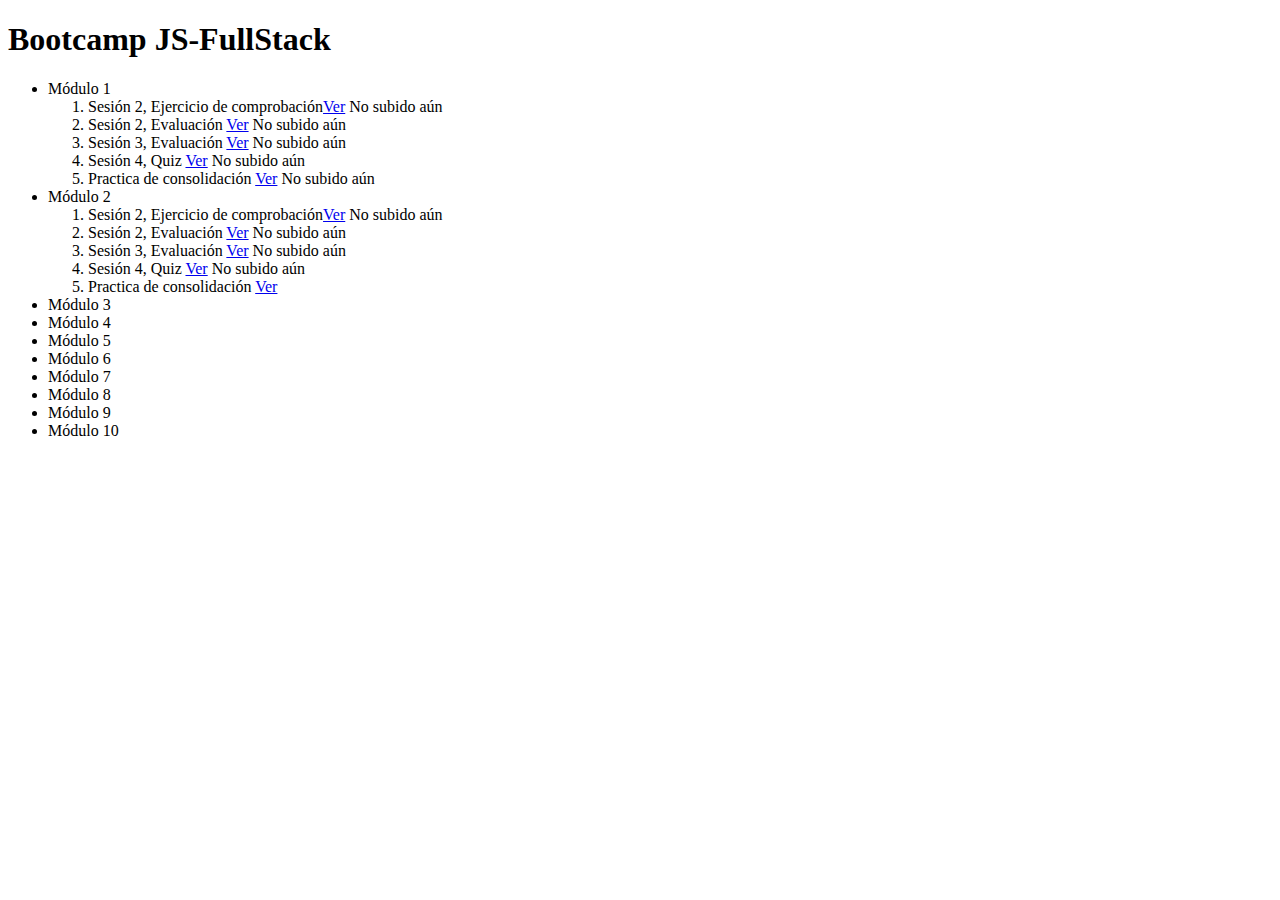
<file: index.html>
<!DOCTYPE html>
<html lang="es">
	<head>
		<meta charset="UTF-8" />
		<meta name="viewport" content="width=device-width, initial-scale=1.0" />
		<title>Bootcamp JS-FullStack</title>
	</head>

	<body>
		<h1>Bootcamp JS-FullStack</h1>
		<ul>
			<li>
				Módulo 1
				<ol>
					<li>Sesión 2, Ejercicio de comprobación<a href="http://">Ver</a> No subido aún</li>
					<li>Sesión 2, Evaluación <a href="http://">Ver</a> No subido aún</li>
					<li>Sesión 3, Evaluación <a href="http://">Ver</a> No subido aún</li>
					<li>Sesión 4, Quiz <a href="http://">Ver</a> No subido aún</li>
					<li>Practica de consolidación <a href="http://">Ver</a> No subido aún</li>
				</ol>
			</li>
			<li>
				Módulo 2
				<ol>
					<li>Sesión 2, Ejercicio de comprobación<a href="http://">Ver</a> No subido aún</li>
					<li>Sesión 2, Evaluación <a href="http://">Ver</a> No subido aún</li>
					<li>Sesión 3, Evaluación <a href="http://">Ver</a> No subido aún</li>
					<li>Sesión 4, Quiz <a href="http://">Ver</a> No subido aún</li>
					<li>Practica de consolidación <a href="http://">Ver</a></li>
				</ol>
			</li>
			<li>Módulo 3</li>
			<li>Módulo 4</li>
			<li>Módulo 5</li>
			<li>Módulo 6</li>
			<li>Módulo 7</li>
			<li>Módulo 8</li>
			<li>Módulo 9</li>
			<li>Módulo 10</li>
		</ul>
	</body>
</html>
</file>
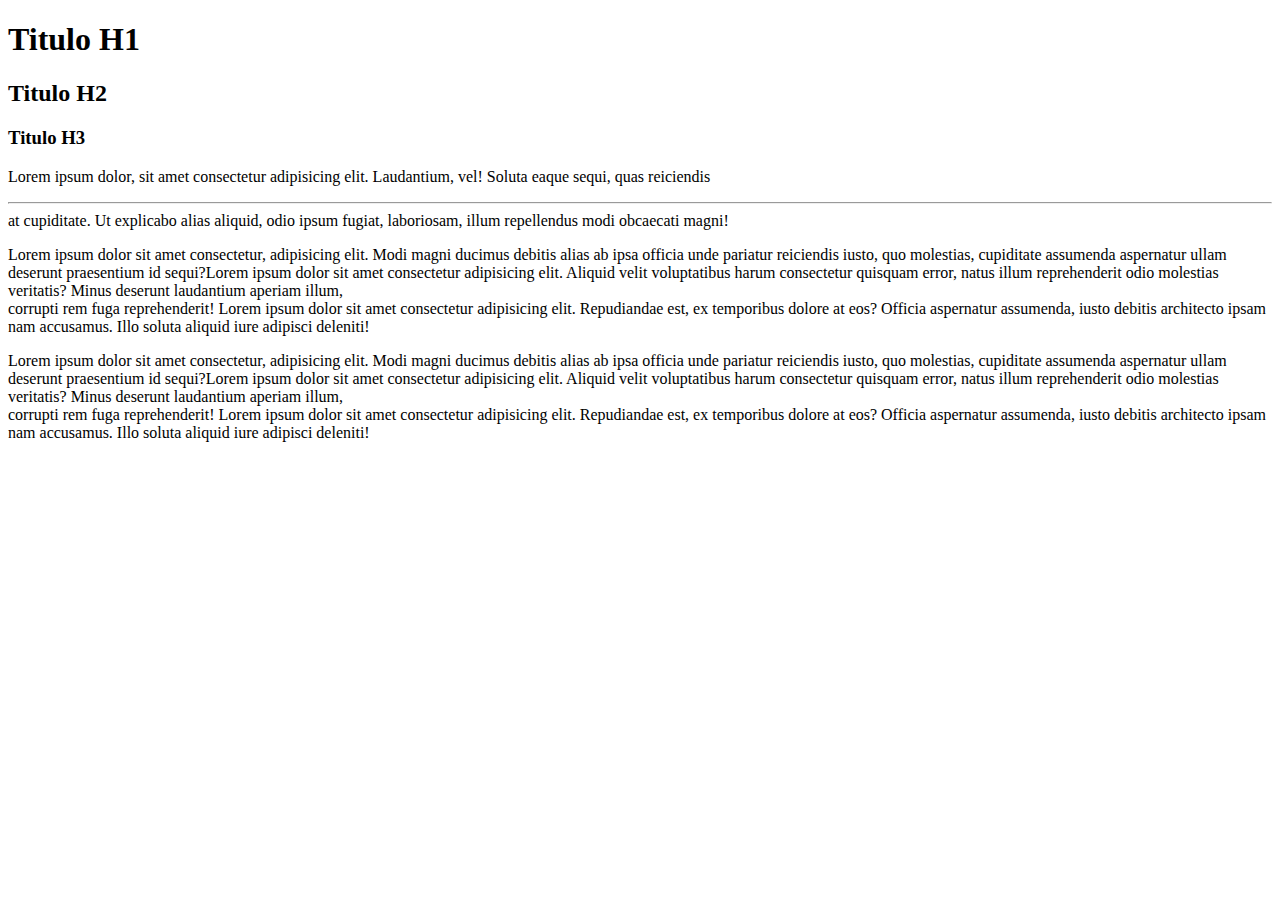
<file: modulo_02_sesion_01/index.html>
<!DOCTYPE html>
<html lang="es">

<head>
    <meta charset="UTF-8">
    <meta name="viewport" content="width=device-width, initial-scale=1.0">
    <title>Introduccion a HTML</title>
</head>

<body>
    <h1>
        Titulo H1
    </h1>
    <h2>
        Titulo H2
    </h2>
    <h3>
        Titulo H3
    </h3>
    <p>
        Lorem ipsum dolor, sit amet consectetur adipisicing elit. Laudantium, vel! Soluta eaque sequi, quas reiciendis
        <hr>
        at cupiditate. Ut explicabo alias aliquid, odio ipsum fugiat, laboriosam, illum repellendus modi obcaecati
        magni!
    </p>
    <p>
        Lorem ipsum dolor sit amet consectetur, adipisicing elit. Modi magni ducimus debitis alias ab ipsa officia unde
        pariatur reiciendis iusto, quo molestias, cupiditate assumenda aspernatur ullam deserunt praesentium id
        sequi?Lorem ipsum dolor sit amet consectetur adipisicing elit. Aliquid velit voluptatibus harum consectetur
        quisquam error, natus illum reprehenderit odio molestias veritatis? Minus deserunt laudantium aperiam illum,
        <br>
        corrupti rem fuga reprehenderit! Lorem ipsum dolor sit amet consectetur adipisicing elit. Repudiandae est, ex
        temporibus dolore at eos? Officia aspernatur assumenda, iusto debitis architecto ipsam nam accusamus. Illo
        soluta aliquid iure adipisci deleniti!
    </p>
    <p>
        Lorem ipsum dolor sit amet consectetur, adipisicing elit. Modi magni ducimus debitis alias ab ipsa officia unde
        pariatur reiciendis iusto, quo molestias, cupiditate assumenda aspernatur ullam deserunt praesentium id
        sequi?Lorem ipsum dolor sit amet consectetur adipisicing elit. Aliquid velit voluptatibus harum consectetur
        quisquam error, natus illum reprehenderit odio molestias veritatis? Minus deserunt laudantium aperiam illum,
        <br>
        corrupti rem fuga reprehenderit! Lorem ipsum dolor sit amet consectetur adipisicing elit. Repudiandae est, ex
        temporibus dolore at eos? Officia aspernatur assumenda, iusto debitis architecto ipsam nam accusamus. Illo
        soluta aliquid iure adipisci deleniti!
    </p>
    
    <h3></h3>
</body>

</html>
</file>
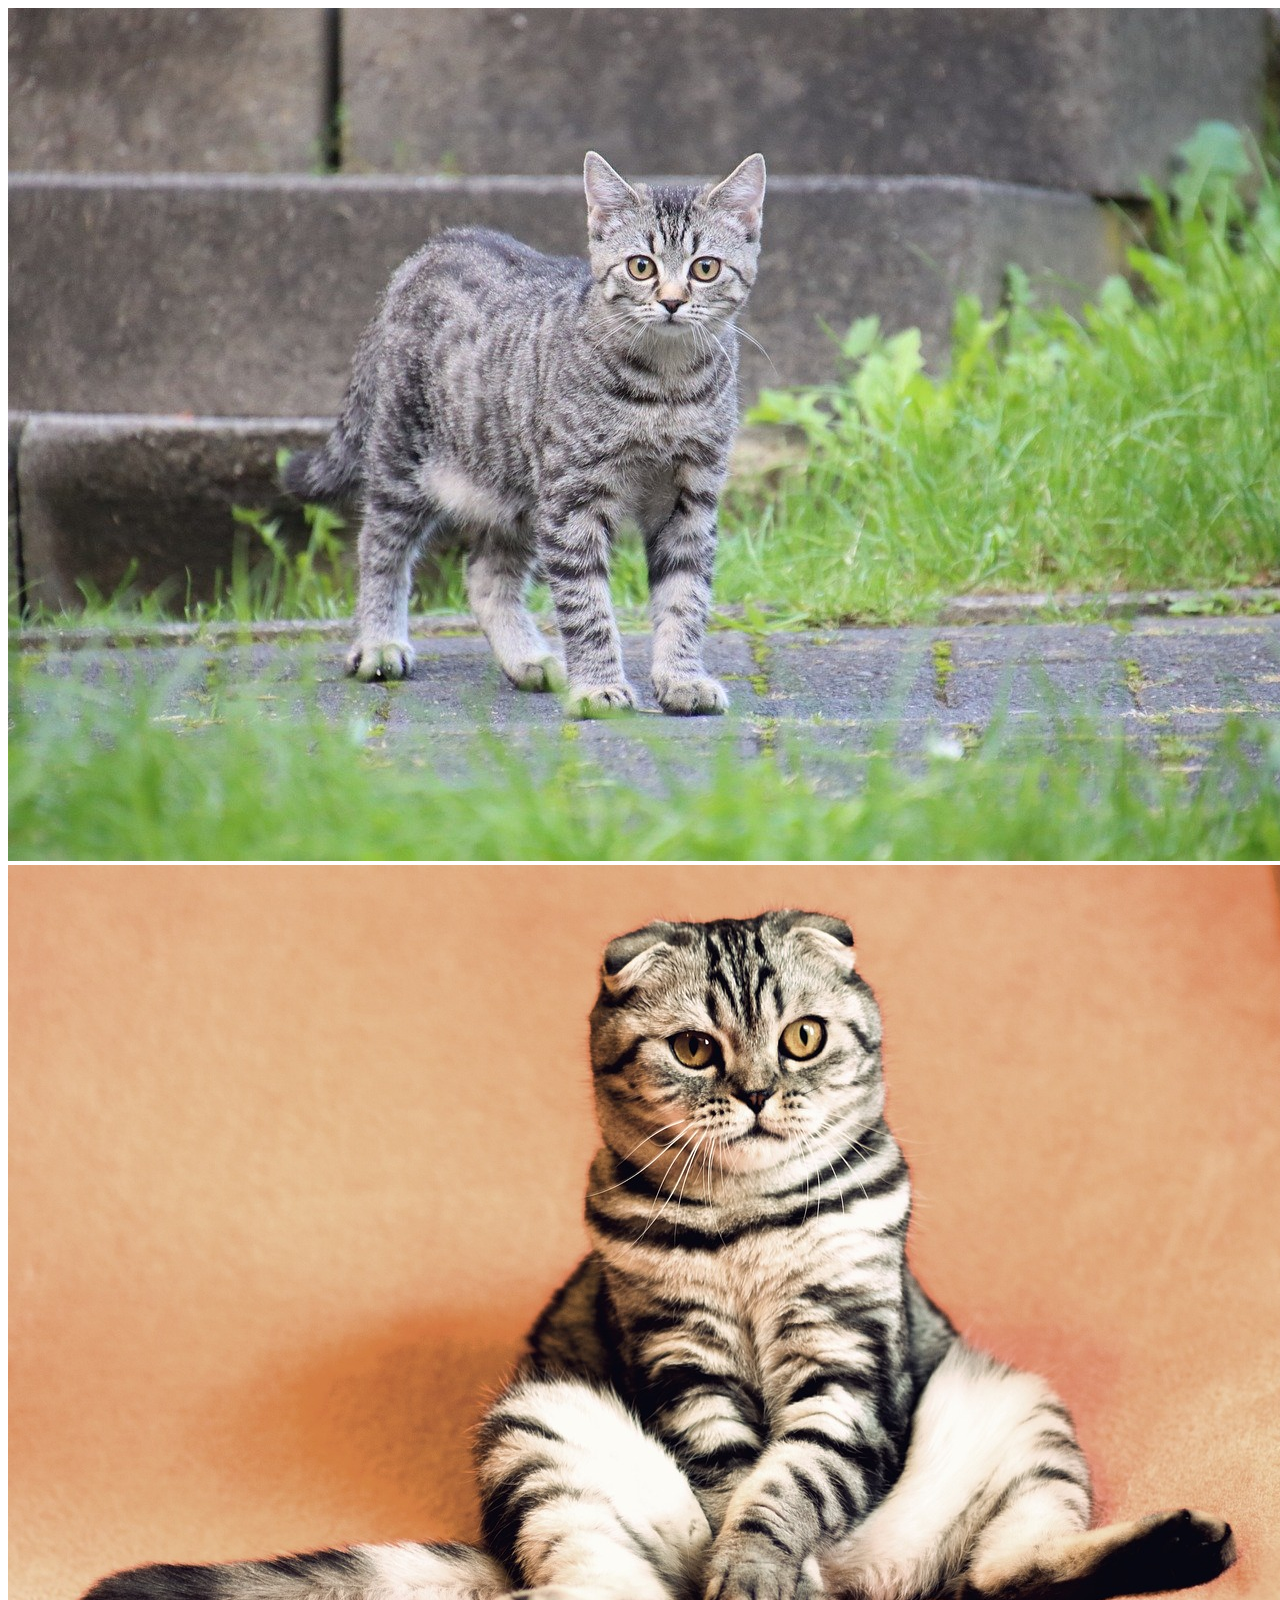
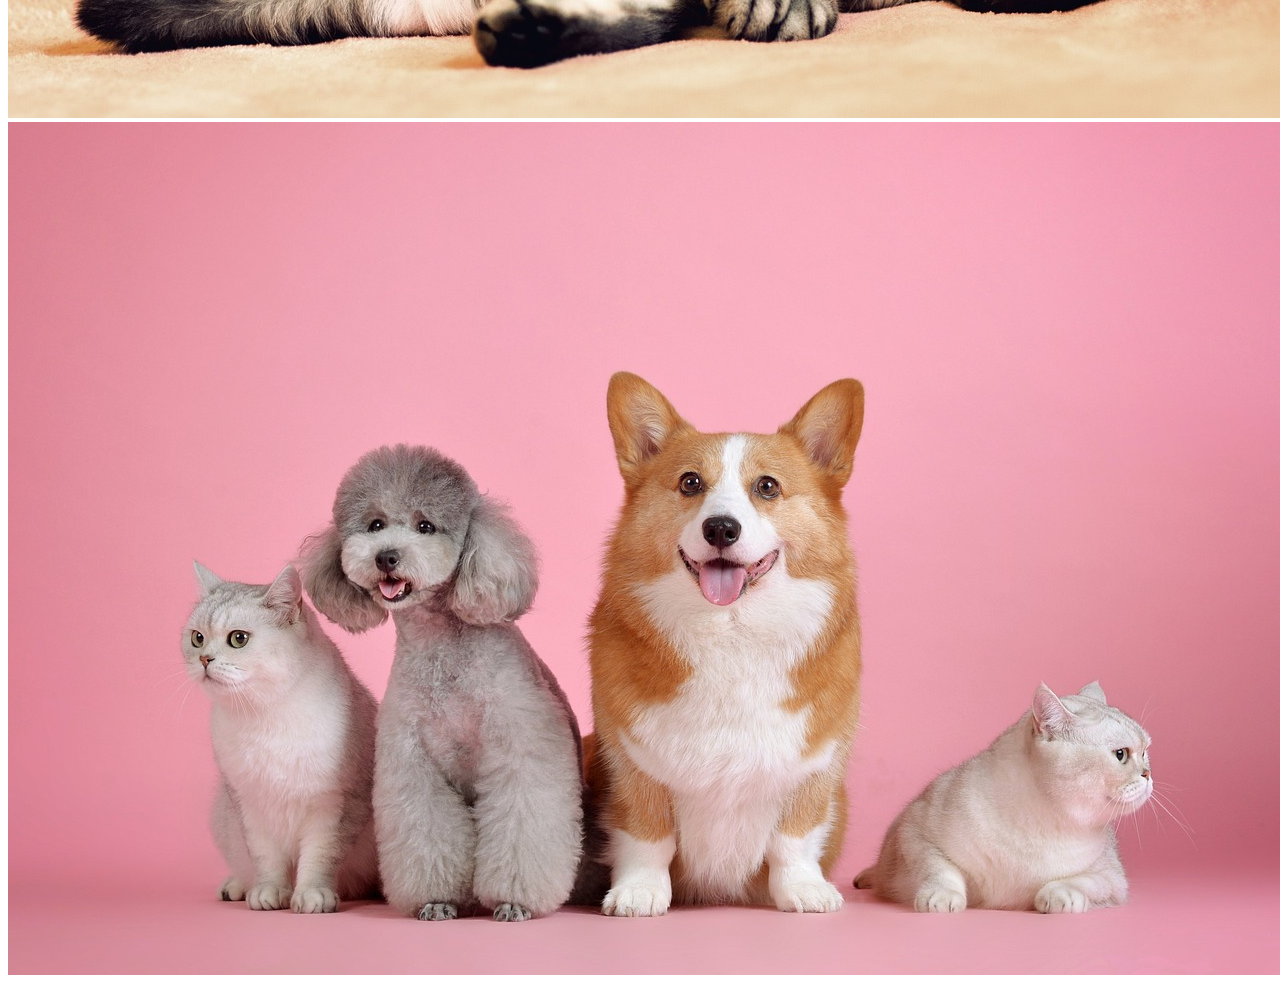
<file: M02/M02S04.- b.- EVALUACIÓN/index.html>
<!DOCTYPE html>
<html lang="es">
<head>
    <meta charset="UTF-8">
    <meta name="viewport" content="width=device-width, initial-scale=1.0">
    <link rel="stylesheet" href="assets/style.css">
    <title>Galeria de imágenes</title>
</head>
<body>
    <div class="gallery">
        <div class="gallery-item">
            <img src="assets/img/Gato1.jpg" alt="Imagen 1">
        </div>
        <div class="gallery-item">
            <img src="assets/img/Gato2.jpg" alt="Imagen 2">
        </div>
        <div class="gallery-item">
            <img src="assets/img/Perros y gatos.jpg" alt="Imagen 3">
        </div>
    </div>
</body>
</html>
</file>
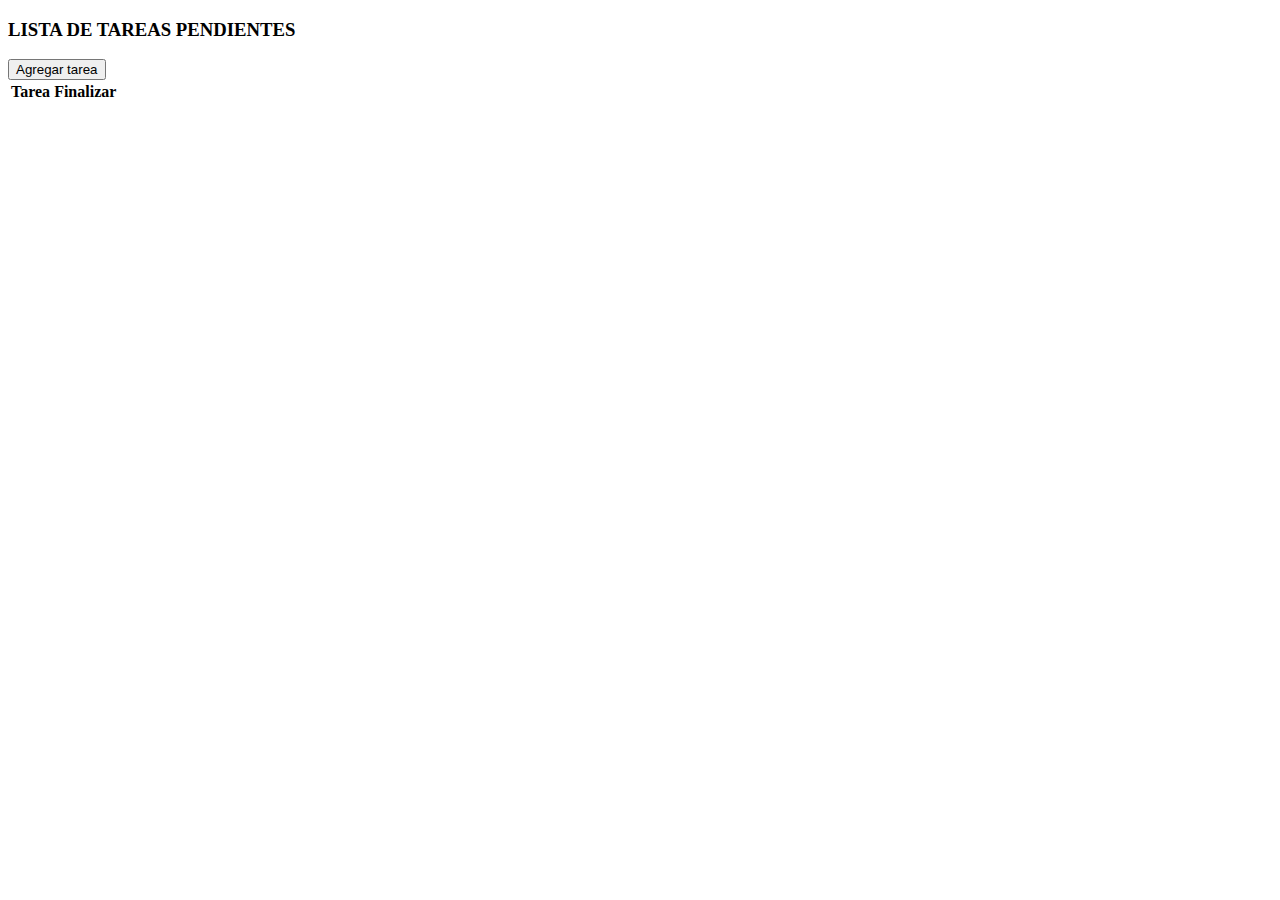
<file: M02/M02S09.- b.- EVALUACIÓN/index.html>
<!doctype html>
<html lang="en">
  <head>
    <meta charset="utf-8">
    <meta name="viewport" content="width=device-width, initial-scale=1">
    <title>Lista de tareas pendientes</title>
    <link href="https://cdn.jsdelivr.net/npm/bootstrap@5.3.2/dist/css/bootstrap.min.css" rel="stylesheet" integrity="sha384-T3c6CoIi6uLrA9TneNEoa7RxnatzjcDSCmG1MXxSR1GAsXEV/Dwwykc2MPK8M2HN" crossorigin="anonymous">
    <link rel="stylesheet" href="assets/css/style.css">  
</head>
  <body>

    <div class="container text-center mt-4">
        <h3>LISTA DE TAREAS PENDIENTES</h3>
    </div>
    

    <div class="container">
        <button type="button" class="btn btn-success">Agregar tarea</button>
        <div id="formulario">
        <form action="">
            <div class="mb-3">
                <label for="exampleFormControlInput1" class="form-label">Nueva tarea</label>
                <input type="text" class="form-control" id="nuevaTarea" >
              </div>
              <div class="mb-3">
                <button type="button" class="btn btn-primary">Agregar</button>
              </div>
        </form>
    </div>
    </div>


    <div class="container mt-5">
    <table class="table" id="tabla-tareas">
        <thead>
          <tr>        
            <th scope="col">Tarea</th>
            <th scope="col">Finalizar</th>
          </tr>
        </thead>
        <tbody id="cuerpo-tabla">
          <tr>           
            <td></td>
            <td></td>           
          </tr>         
        </tbody>
      </table>
    </div>

      <script src="assets/js/script.js"></script>
    <script src="https://cdn.jsdelivr.net/npm/bootstrap@5.3.2/dist/js/bootstrap.bundle.min.js" integrity="sha384-C6RzsynM9kWDrMNeT87bh95OGNyZPhcTNXj1NW7RuBCsyN/o0jlpcV8Qyq46cDfL" crossorigin="anonymous"></script>
  </body>
</html>
</file>
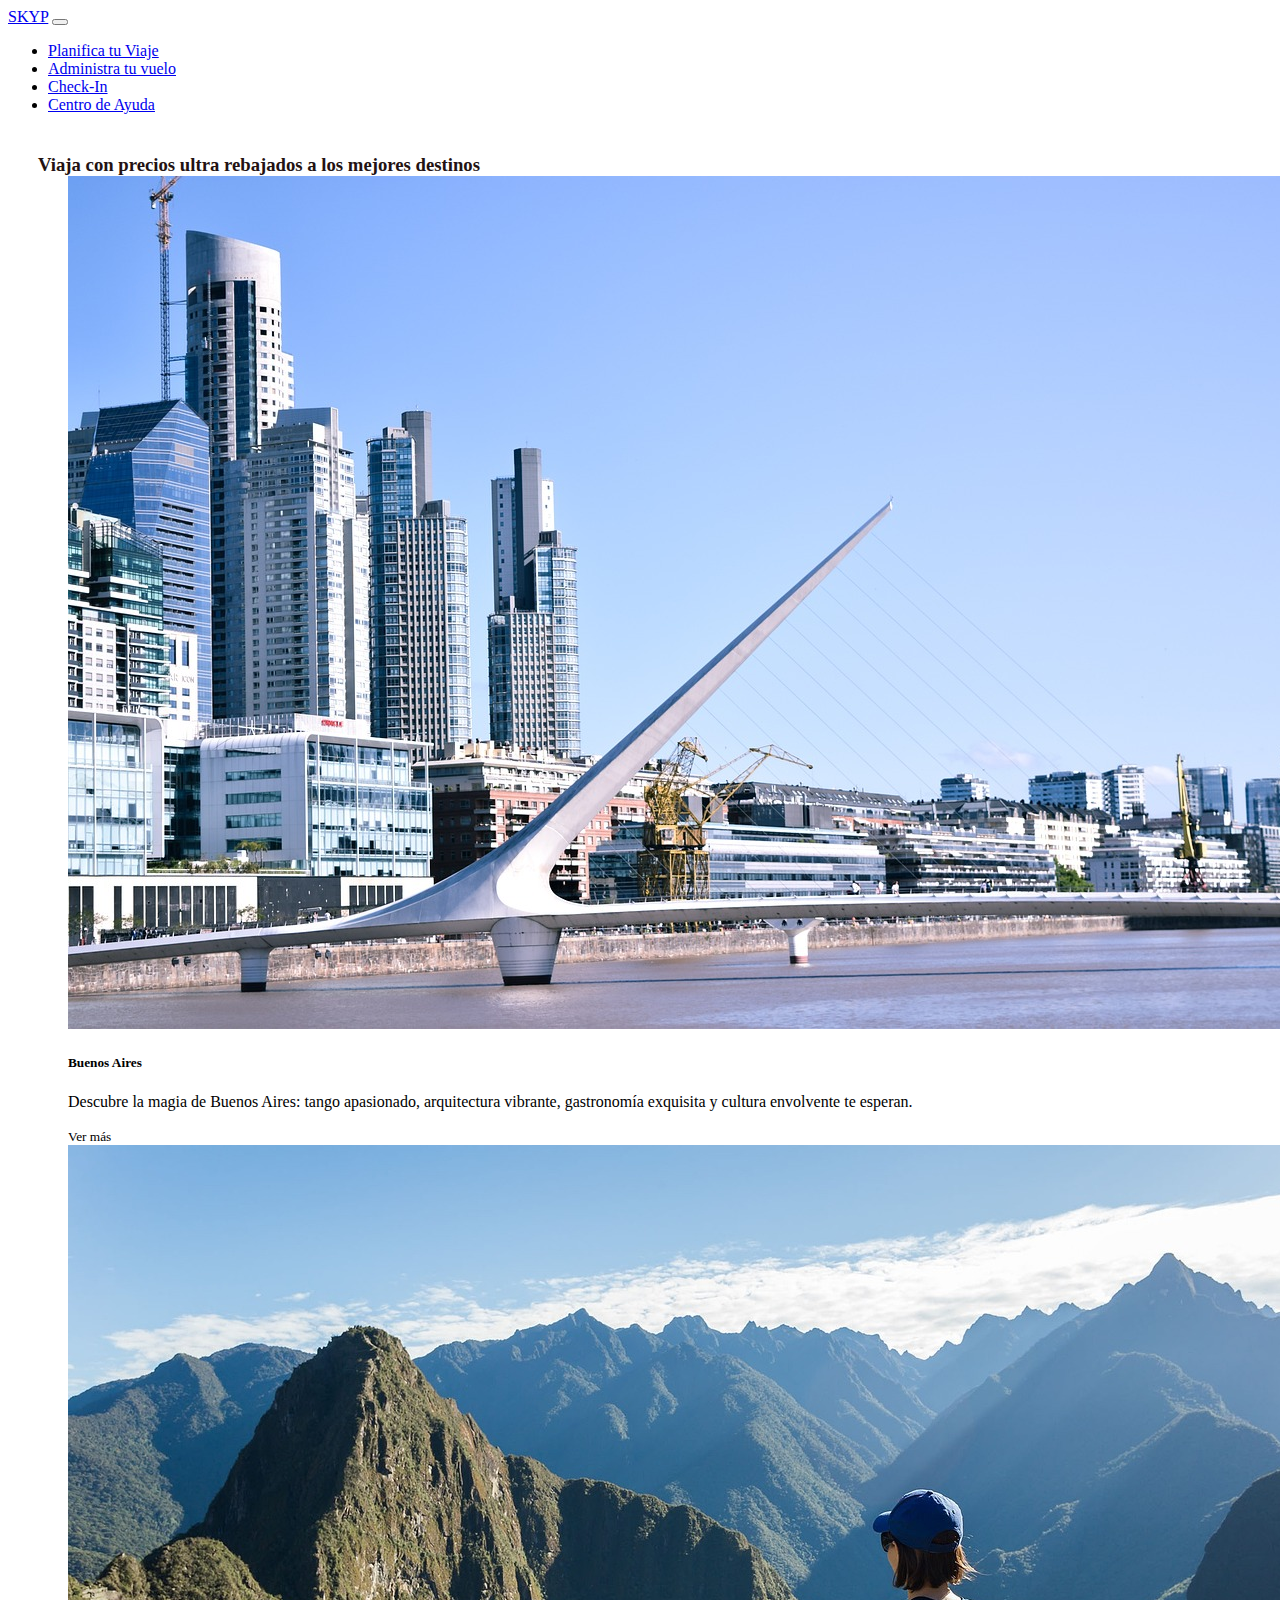
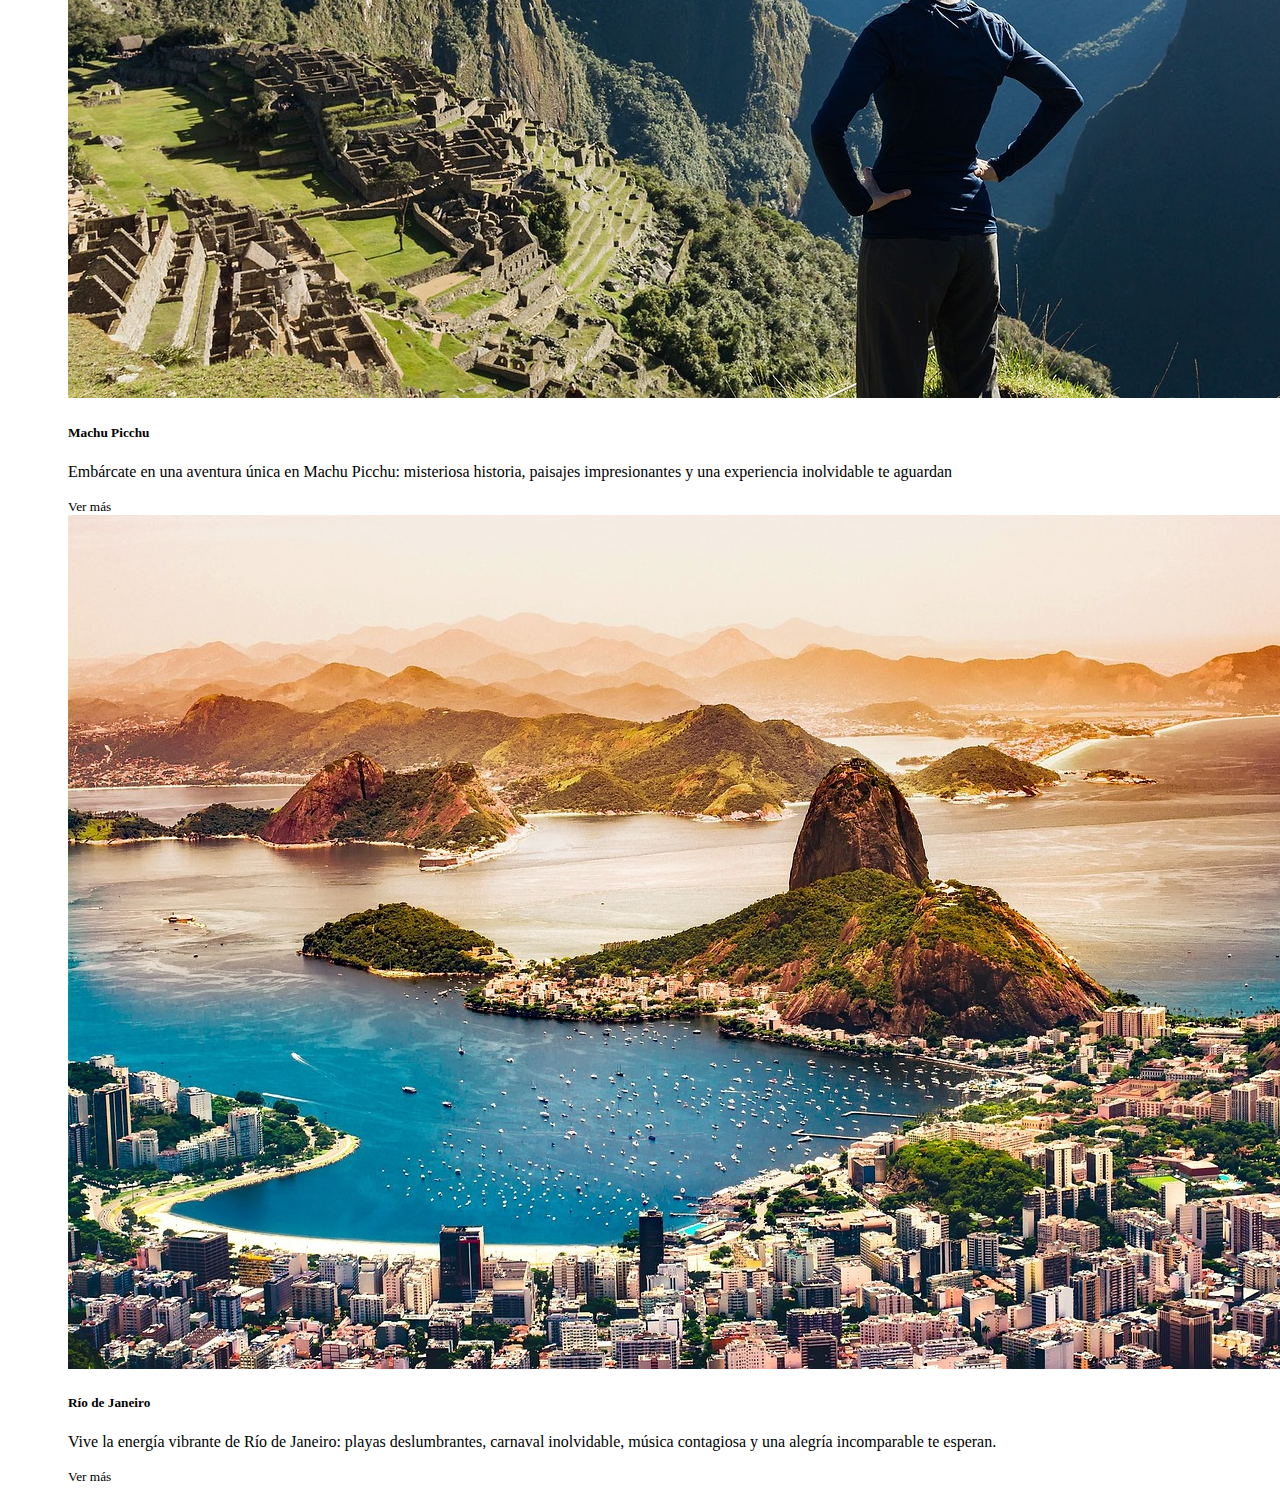
<file: M02/M02S10.- b.- EVALUACIÓN/index.html>
<!doctype html>
<html lang="es">
  <head>
    <meta charset="utf-8">
    <meta name="viewport" content="width=device-width, initial-scale=1">
    <title>Aerolíneas SKYP</title>
    <link href="https://cdn.jsdelivr.net/npm/bootstrap@5.3.2/dist/css/bootstrap.min.css" rel="stylesheet" integrity="sha384-T3c6CoIi6uLrA9TneNEoa7RxnatzjcDSCmG1MXxSR1GAsXEV/Dwwykc2MPK8M2HN" crossorigin="anonymous">
    <link rel="stylesheet" href="assets/css/style.css">
    <script src="https://code.jquery.com/jquery-3.6.4.min.js"></script>

</head>
  <body>
    
    <!--navbar-->
    <nav class="navbar bg-primary navbar-expand-lg " data-bs-theme="dark">
        <div class="container-fluid">
          <a class="navbar-brand" href="#">SKYP</a>
          <button class="navbar-toggler" type="button" data-bs-toggle="collapse" data-bs-target="#navbarSupportedContent" aria-controls="navbarSupportedContent" aria-expanded="false" aria-label="Toggle navigation">
            <span class="navbar-toggler-icon"></span>
          </button>
          <div class="collapse navbar-collapse" id="navbarSupportedContent">
            <ul class="navbar-nav me-auto mb-2 mb-lg-0">
              <li class="nav-item">
                <a class="nav-link" aria-current="page" href="#">Planifica tu Viaje</a>
              </li>
              <li class="nav-item">
                <a class="nav-link" href="#">Administra tu vuelo</a>
              </li>
              <li class="nav-item">
                <a class="nav-link" href="#">Check-In</a>
              </li>
              <li class="nav-item">
                <a class="nav-link" href="#">Centro de Ayuda</a>
              </li>             
            </ul>           
          </div>
        </div>
      </nav>

    
      <!--Cuerpo de la página-->

      <h3 class="tittle">Viaja con precios ultra rebajados a los mejores destinos
      </h3>


      <div class="row row-cols-1 row-cols-md-3 g-4">
        <div class="col">
          <div class="card h-100">
            <img src="assets/img/Buenos aires.jpg" class="card-img-top" alt="Buenos Aires">
            <div class="card-body">
              <h5 class="card-title">Buenos Aires</h5>
              <p class="card-text">Descubre la magia de Buenos Aires: tango apasionado, arquitectura vibrante, gastronomía exquisita y cultura envolvente te esperan.</p>
            </div>
            <div class="card-footer">
              <small class="text-body-secondary" id="Baires">Ver más</small>
            </div>
          </div>
        </div>
        <div class="col">
          <div class="card h-100">
            <img src="assets/img/machu pichu.jpg" class="card-img-top" alt="Machu Picchu">
            <div class="card-body">
              <h5 class="card-title">Machu Picchu</h5>
              <p class="card-text">Embárcate en una aventura única en Machu Picchu: misteriosa historia, paisajes impresionantes y una experiencia inolvidable te aguardan</p>
            </div>
            <div class="card-footer">
              <small class="text-body-secondary" id="MachuPicchu">Ver más</small>
            </div>
          </div>
        </div>
        <div class="col">
          <div class="card h-100">
            <img src="assets/img/Rio de janeiro.jpg" class="card-img-top" alt="Río de Janeior">
            <div class="card-body">
              <h5 class="card-title">Río de Janeiro</h5>
              <p class="card-text">Vive la energía vibrante de Río de Janeiro: playas deslumbrantes, carnaval inolvidable, música contagiosa y una alegría incomparable te esperan.</p>
            </div>
            <div class="card-footer">
              <small class="text-body-secondary" id="Rio">Ver más</small>
            </div>
          </div>
        </div>
      </div>

      <div class="detalles container"  id="detallesBaires">        
        <div class="card m-5" >
          <button type="button" class="btn-close" aria-label="Close"></button>
          <div class="row g-0">
            <div class="col-md-6">
              <img src="assets/img/Buenos aires.jpg" class="img-fluid rounded-start" alt="Buenos Aires">
            </div>
            <div class="col-md-6">
              <div class="card-body">
                <h5 class="card-title">Buenos Aires</h5>
                <p class="card-text">Explora Buenos Aires y descubre sus joyas culturales. Visita el emblemático barrio de La Boca, hogar del famoso Caminito, con sus coloridas casas y artistas callejeros. Recorre el histórico barrio de San Telmo, conocido por sus ferias de antigüedades y su arquitectura colonial. No te pierdas el elegante barrio de Recoleta, donde encontrarás el Cementerio de la Recoleta y el icónico Teatro Colón. Sumérgete en la vida nocturna en Palermo Soho, con sus bares y restaurantes trendy. Buenos Aires ofrece una experiencia inolvidable llena de historia, arte y diversión.</p>
                <p class="card-text"><small class="text-body-secondary">Ver vuelos disponibles</small></p>
              </div>
            </div>
          </div>
        </div>
      </div>

      <div class="detalles container"  id="detallesMachuPicchu">        
        <div class="card m-5" >
          <button type="button" class="btn-close" aria-label="Close"></button>
          <div class="row g-0">
            <div class="col-md-6">
              <img src="assets/img/machu pichu.jpg" class="img-fluid rounded-start" alt="Machu Picchu">
            </div>
            <div class="col-md-6">
              <div class="card-body">
                <h5 class="card-title">Machu Picchu</h5>
                <p class="card-text">
                  Descubre la majestuosidad de Machu Picchu, una maravilla arqueológica enclavada en las montañas de los Andes peruanos. Explora sus impresionantes terrazas incas, el Templo del Sol y la Puerta del Sol con vistas panorámicas. Sumérgete en la rica historia que envuelve cada piedra y disfruta de la energía mística del lugar. Las rutas de senderismo como el Camino Inca te llevan a través de paisajes espectaculares. Machu Picchu, declarada Patrimonio de la Humanidad, ofrece una experiencia inolvidable, donde la cultura ancestral y la naturaleza se entrelazan de manera única.</p>
                <p class="card-text"><small class="text-body-secondary">Ver vuelos disponibles</small></p>
              </div>
            </div>
          </div>
        </div>
      </div>

      <div class="detalles container"  id="detallesRio">        
        <div class="card m-5" >
          <button type="button" class="btn-close" aria-label="Close"></button>
          <div class="row g-0">
            <div class="col-md-6">
              <img src="assets/img/Rio de janeiro.jpg" class="img-fluid rounded-start" alt="Río de janeiro">
            </div>
            <div class="col-md-6">
              <div class="card-body">
                <h5 class="card-title">Rio de Janeiro</h5>
                <p class="card-text">
                  Explora la exuberante belleza de Río de Janeiro, conocida por sus icónicas playas como Copacabana e Ipanema, donde el sol brilla sobre arenas doradas y aguas cristalinas. Asciende al famoso Cristo Redentor para disfrutar de vistas panorámicas de la ciudad y la bahía de Guanabara. Sumérgete en el vibrante carnaval, donde la samba y el color deslumbran las calles. Descubre la autenticidad en el bohemio barrio de Santa Teresa y saborea la cocina brasileña en el Mercado Municipal. Río de Janeiro, con su energía contagiosa, te espera para vivir experiencias inolvidables.</p>
                <p class="card-text"><small class="text-body-secondary">Ver vuelos disponibles</small></p>
              </div>
            </div>
          </div>
        </div>
      </div>




      <script src="assets/js/script.js"></script>
    <script src="https://cdn.jsdelivr.net/npm/bootstrap@5.3.2/dist/js/bootstrap.bundle.min.js" integrity="sha384-C6RzsynM9kWDrMNeT87bh95OGNyZPhcTNXj1NW7RuBCsyN/o0jlpcV8Qyq46cDfL" crossorigin="anonymous"></script>
  </body>
</html>
</file>
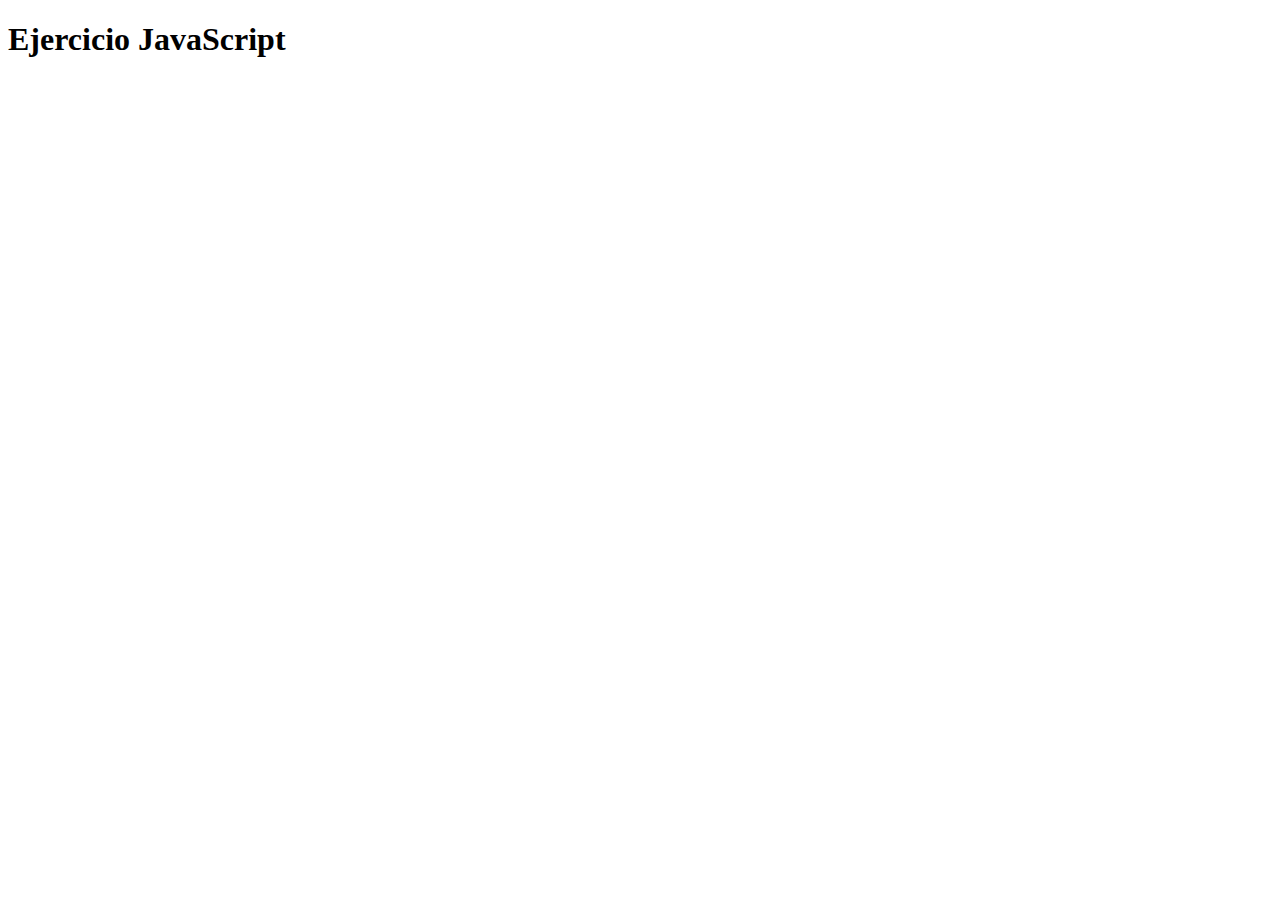
<file: M02/M02S07.- b.- EVALUACIÓN/MATERIAL COMPLEMENTARIO M7/index.html>
<!DOCTYPE html>
<html lang="es">
<head>
    <meta charset="UTF-8">
    <meta name="viewport" content="width=device-width, initial-scale=1.0">
    <title>JavaScript</title>
</head>
<body>
    <h1>Ejercicio JavaScript</h1>


    <script src="assets/js/script.js"></script>
</body>
</html>
</file>
<file: M02/M02S04.- b.- EVALUACIÓN/assets/style.css>
/*
 ACÁ DEBE IR EL CÓDIGO NECESARIO PARA CUMPLIR LOS REQUERIMIENTOS

/*

    Pantalla Extra Large (>=1200px) 

*/
@media(min-width:1200px) {

    .col-xl-12 {
        width: 100%;
    }

    .col-xl-11 {
        width: 91.66666667%;
    }

    .col-xl-10 {
        width: 83.33333334%;
    }

    .col-xl-9 {
        width: 75%;
    }

    .col-xl-8 {
        width: 66.66666667%;
    }

    .col-xl-7 {
        width: 58.33333334%;
    }

    .col-xl-6 {
        width: 50%;
    }

    .col-xl-5 {
        width: 41.66666667%;
    }

    .col-xl-4 {
        width: 33.33333334%;
    }

    .col-xl-3 {
        width: 25%;
    }

    .col-xl-2 {
        width: 16.66666667%;
    }

    .col-xl-1 {
        width: 8.33333333%;
    }

}

/* 

    Pantalla Large (>=992px) 

*/

@media(min-width:992px) and (max-width:1199px) {

    .col-lg-12 {
        width: 100%;
    }

    .col-lg-11 {
        width: 91.66666667%;
    }

    .col-lg-10 {
        width: 83.33333334%;
    }

    .col-lg-9 {
        width: 75%;
    }

    .col-lg-8 {
        width: 66.66666667%;
    }

    .col-lg-7 {
        width: 58.33333334%;
    }

    .col-lg-6 {
        width: 50%;
    }

    .col-lg-5 {
        width: 41.66666667%;
    }

    .col-lg-4 {
        width: 33.33333334%;
    }

    .col-lg-3 {
        width: 25%;
    }

    .col-lg-2 {
        width: 16.66666667%;
    }

    .col-lg-1 {
        width: 8.33333333%;
    }

}

/* 

   Pantalla Medium (>=768px) 

*/

@media(min-width:768px) and (max-width:991px) {

    .col-md-12 {
        width: 100%;
    }

    .col-md-11 {
        width: 91.66666667%;
    }

    .col-md-10 {
        width: 83.33333334%;
    }

    .col-md-9 {
        width: 75%;
    }

    .col-md-8 {
        width: 66.66666667%;
    }

    .col-md-7 {
        width: 58.33333334%;
    }

    .col-md-6 {
        width: 50%;
    }

    .col-md-5 {
        width: 41.66666667%;
    }

    .col-md-4 {
        width: 33.33333334%;
    }

    .col-md-3 {
        width: 25%;
    }

    .col-md-2 {
        width: 16.66666667%;
    }

    .col-md-1 {
        width: 8.33333333%;
    }

}

/* 

    Pantalla LSmall (>=576px) 

*/

@media(min-width:576px) and (max-width:767px) {

    .col-sm-12 {
        width: 100%;
    }

    .col-sm-11 {
        width: 91.66666667%;
    }

    .col-sm-10 {
        width: 83.33333334%;
    }

    .col-sm-9 {
        width: 75%;
    }

    .col-sm-8 {
        width: 66.66666667%;
    }

    .col-sm-7 {
        width: 58.33333334%;
    }

    .col-sm-6 {
        width: 50%;
    }

    .col-sm-5 {
        width: 41.66666667%;
    }

    .col-sm-4 {
        width: 33.33333334%;
    }

    .col-sm-3 {
        width: 25%;
    }

    .col-sm-2 {
        width: 16.66666667%;
    }

    .col-sm-1 {
        width: 8.33333333%;
    }

}

/* 

    Pantalla Extra small (<576px) 

*/

@media(max-width:575px) {

    .col-xs-12 {
        width: 100%;
    }

    .col-xs-11 {
        width: 91.66666667%;
    }

    .col-xs-10 {
        width: 83.33333334%;
    }

    .col-xs-9 {
        width: 75%;
    }

    .col-xs-8 {
        width: 66.66666667%;
    }

    .col-xs-7 {
        width: 58.33333334%;
    }

    .col-xs-6 {
        width: 50%;
    }

    .col-xs-5 {
        width: 41.66666667%;
    }

    .col-xs-4 {
        width: 33.33333334%;
    }

    .col-xs-3 {
        width: 25%;
    }

    .col-xs-2 {
        width: 16.66666667%;
    }

    .col-xs-1 {
        width: 8.33333333%;
    }

}
</file>
<file: M02/M02S09.- b.- EVALUACIÓN/assets/css/style.css>
#formulario{
    display: none;
}
</file>
<file: M02/M02S10.- b.- EVALUACIÓN/assets/css/style.css>
.tittle{
    color: #231212;
    margin: 40px 0px 0px 30px;
    font-family: Georgia, 'Times New Roman', Times, serif;
}

.row{
    margin: 0px 60px 0px 60px;
    
}
.detalles{
    display: none;   
    border-radius: 8px; 
    box-shadow: 0 4px 8px rgba(0, 0, 0, 0.1); 
    position: absolute;
    top: 10%;
    left: 10%;
    z-index: 2;
  
}
</file>
